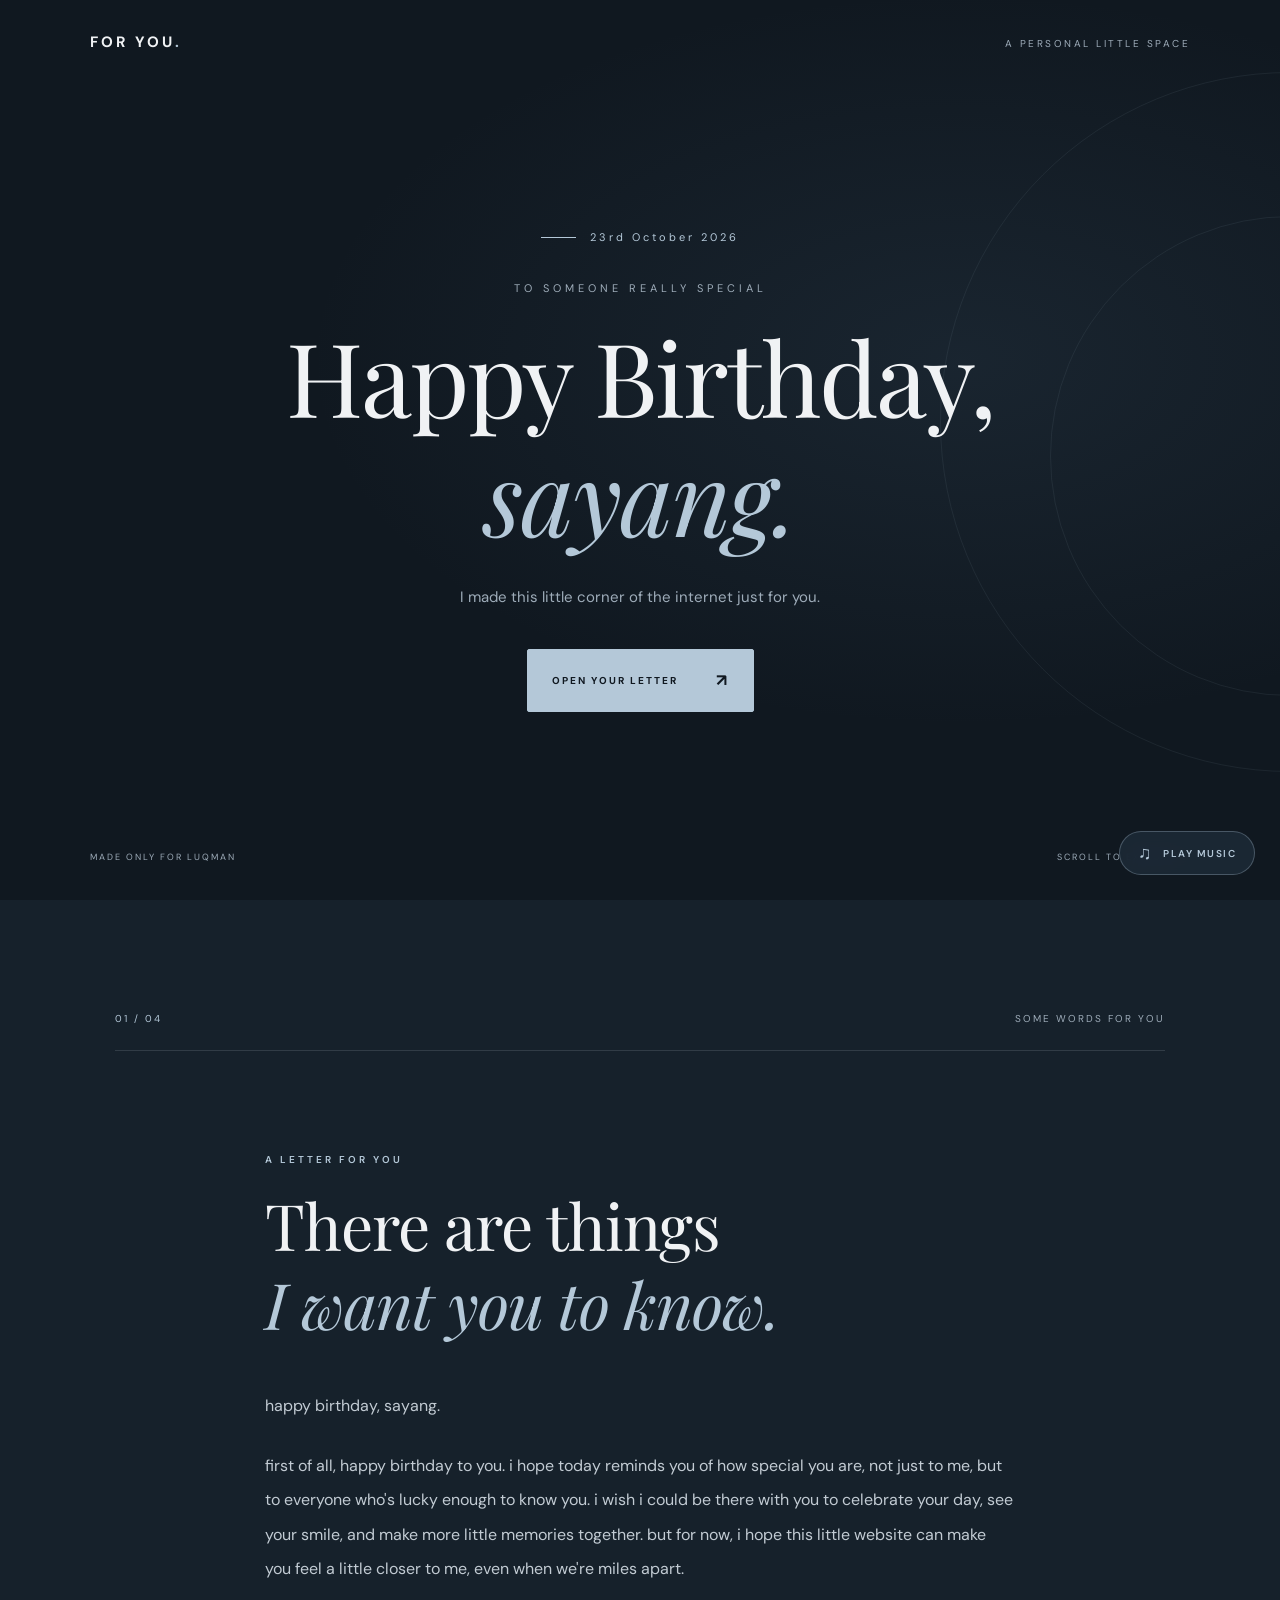
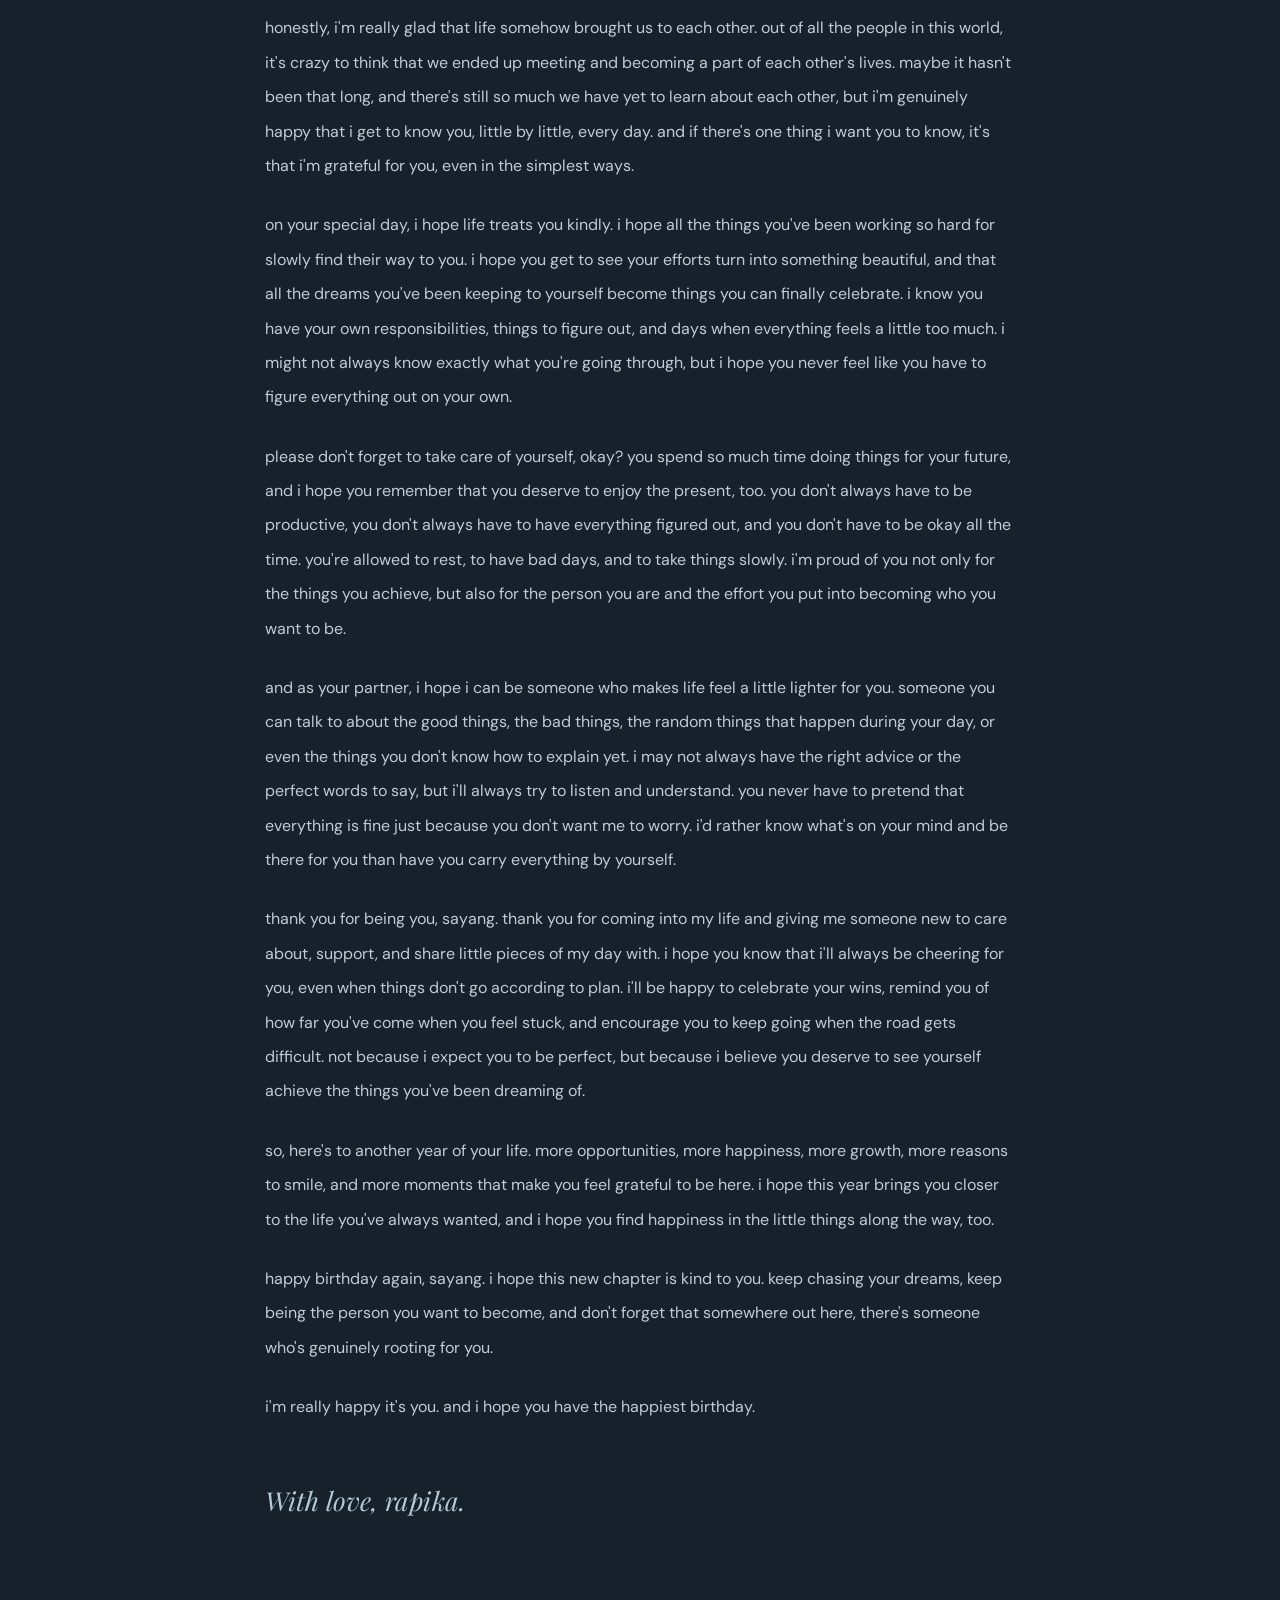
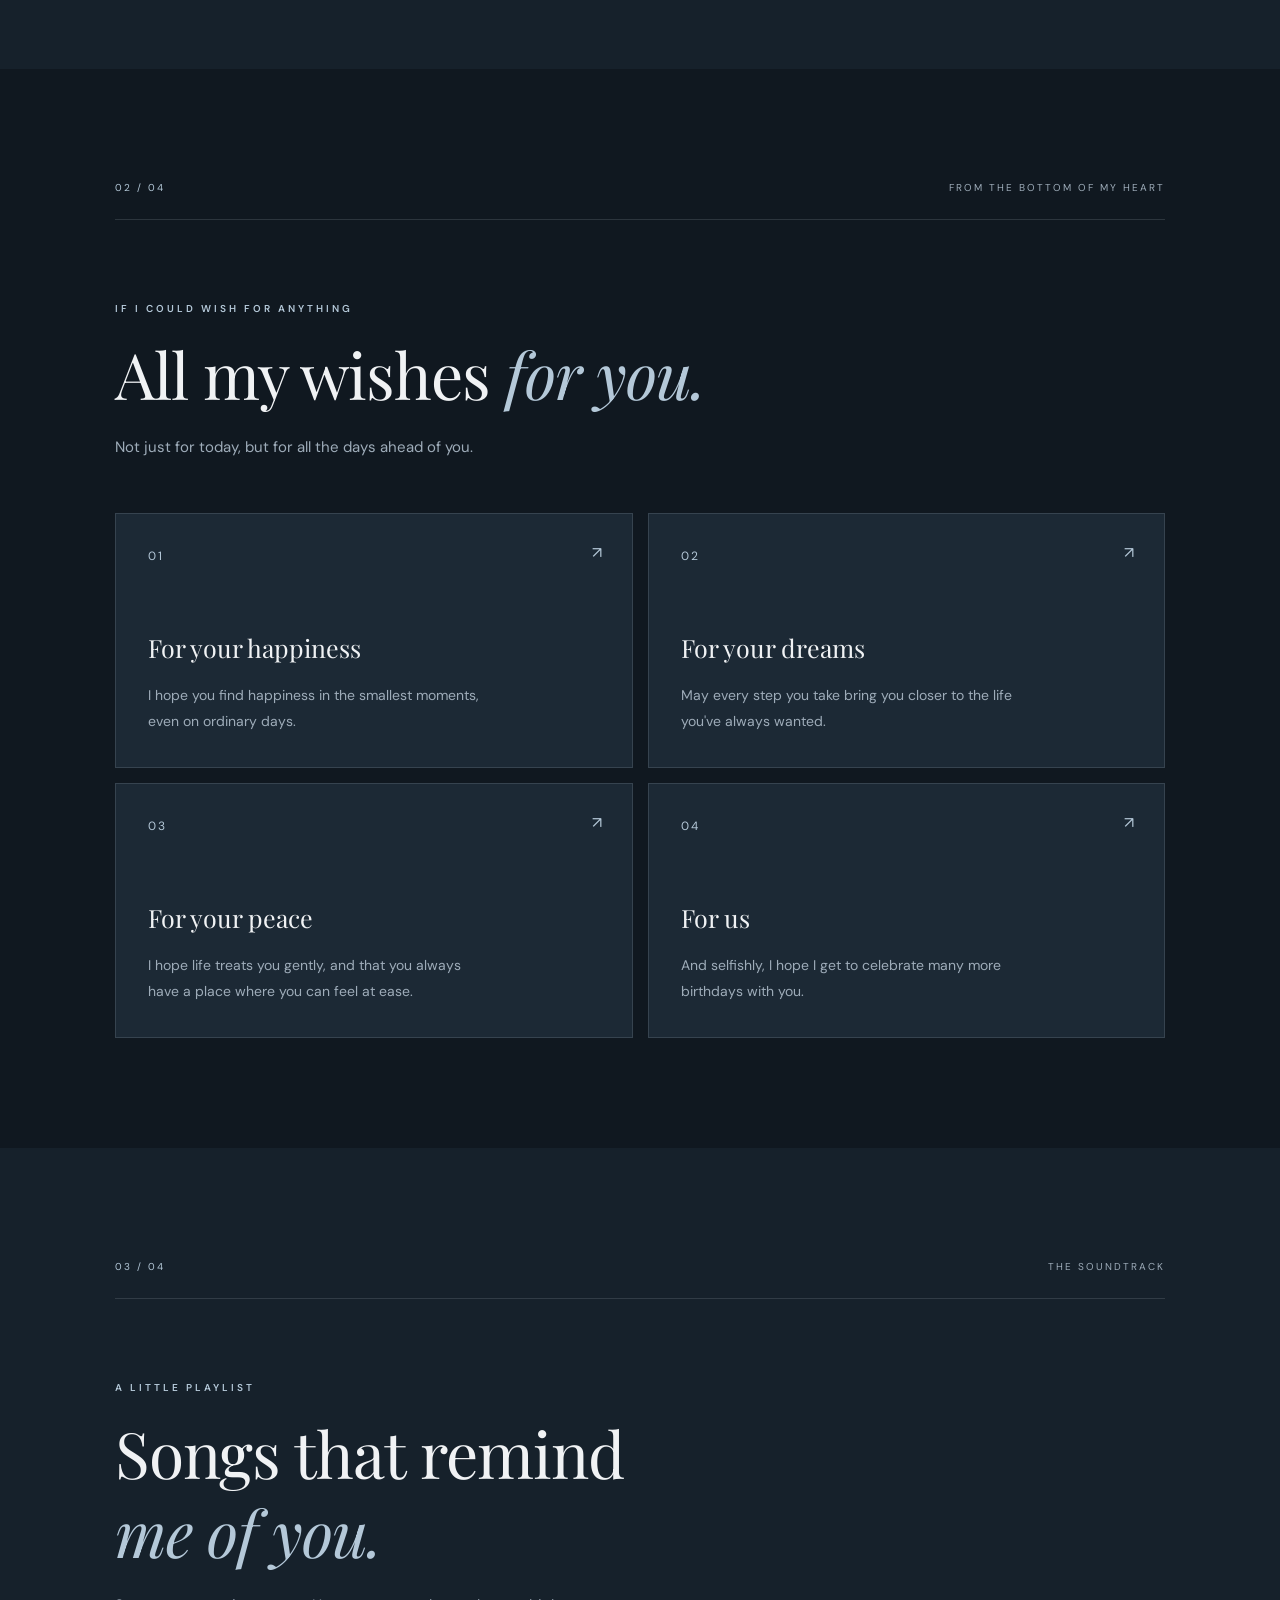
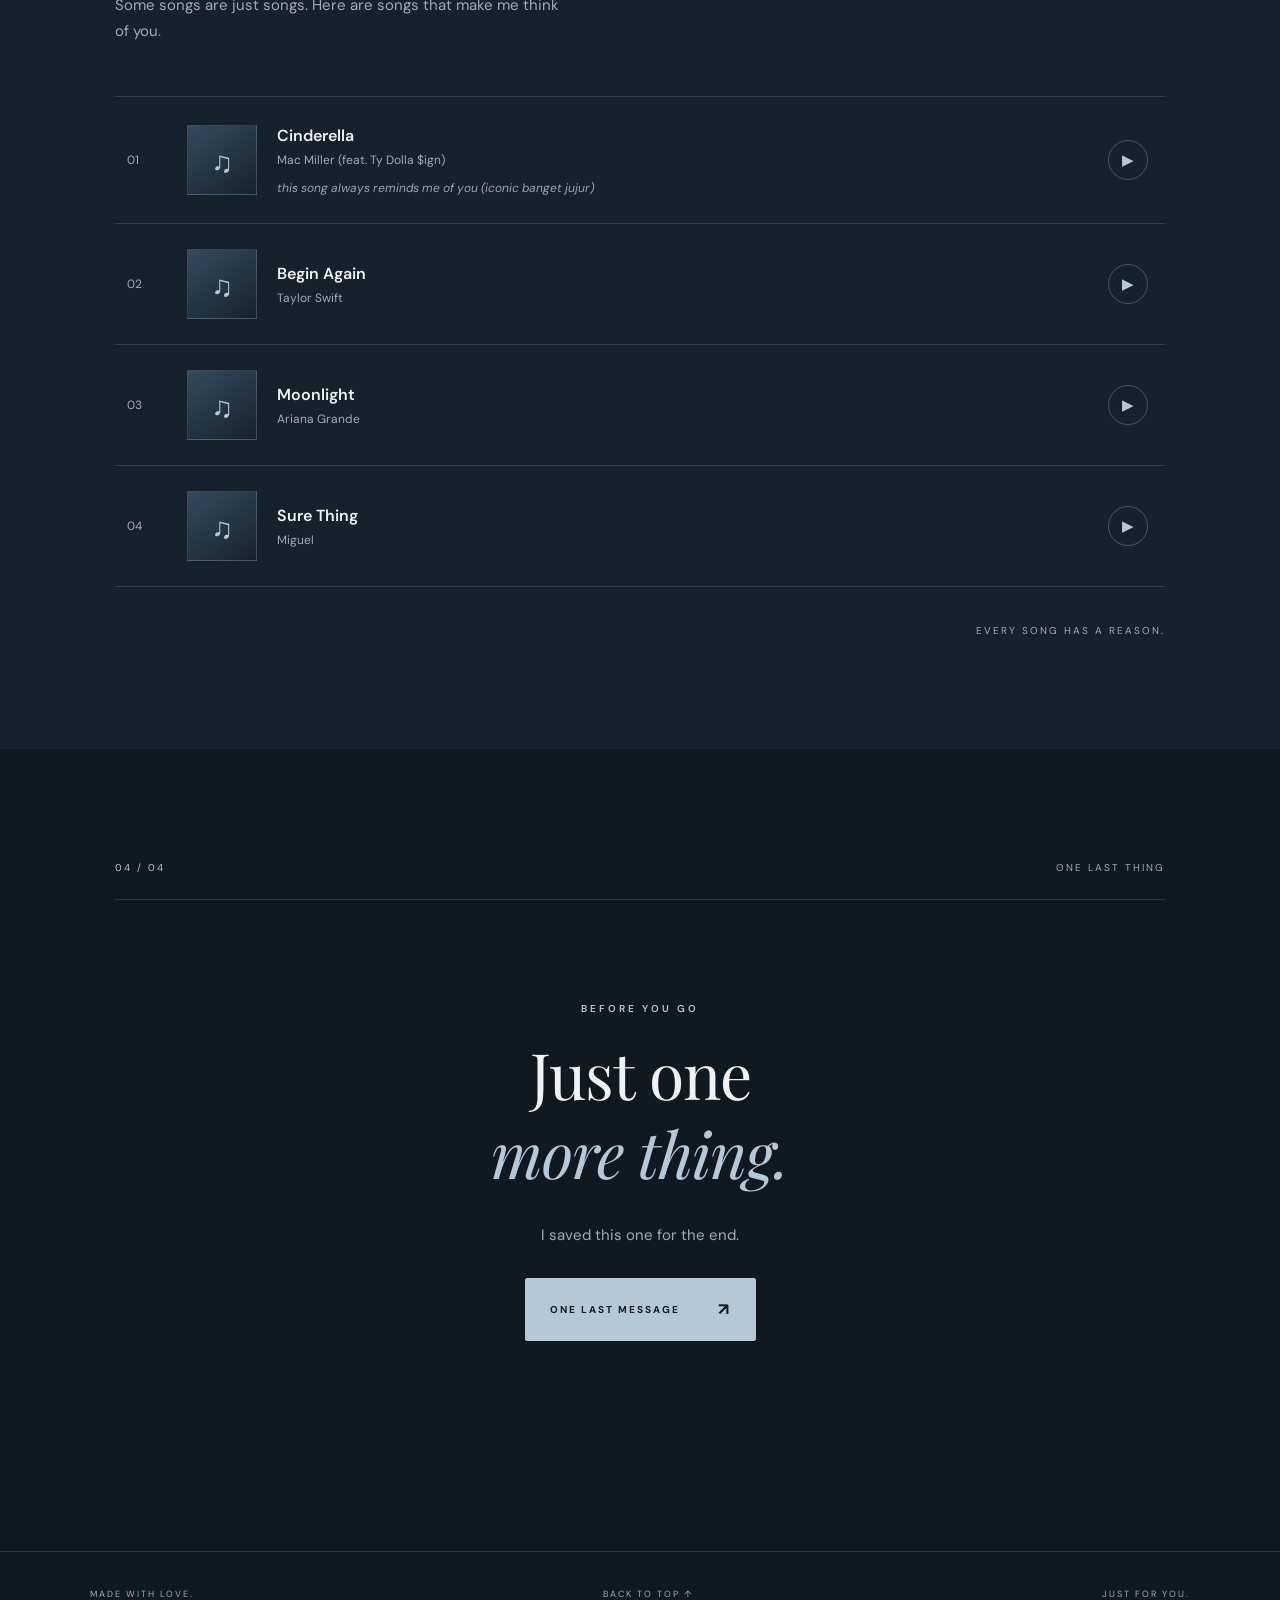
<file: index.html>
<!DOCTYPE html>
<html lang="en">

<head>
    <meta charset="UTF-8">

    <meta
        name="viewport"
        content="width=device-width, initial-scale=1.0"
    >

    <meta name="theme-color" content="#101820">

    <title>For You — Happy Birthday</title>

    <!-- GOOGLE FONTS -->
    <link
        rel="preconnect"
        href="https://fonts.googleapis.com"
    >

    <link
        rel="preconnect"
        href="https://fonts.gstatic.com"
        crossorigin
    >

    <link
        href="https://fonts.googleapis.com/css2?family=DM+Sans:wght@400;500;600;700&family=Playfair+Display:wght@400;500;600&display=swap"
        rel="stylesheet"
    >

    <!-- CSS -->
    <link
        rel="stylesheet"
        href="static/css/style.css"
    >

    <!-- JAVASCRIPT -->
    <script
        src="static/js/script.js"
        defer
    ></script>

</head>

<body>

    <!-- ===================================
         BACKGROUND AUDIO PLAYER
    ==================================== -->

    <audio
        id="backgroundMusic"
        preload="metadata">
    </audio>


    <!-- ===================================
         HEADER
    ==================================== -->

    <header class="site-header">

        <a href="#home" class="brand">
            FOR YOU<span>.</span>
        </a>

        <span class="header-note">
            A PERSONAL LITTLE SPACE
        </span>

    </header>


    <!-- ===================================
         SECTION 1: OPENING
    ==================================== -->

    <main>

        <section class="hero" id="home">

            <div class="hero-orbit orbit-one"></div>
            <div class="hero-orbit orbit-two"></div>

            <div class="hero-content reveal">

                <div class="eyebrow">

                    <span class="eyebrow-line"></span>

                    23rd October 2026

                </div>

                <p class="hero-overline">
                    TO SOMEONE REALLY SPECIAL
                </p>

                <h1>

                    Happy Birthday,

                    <span>
                        sayang.
                    </span>

                </h1>

                <p class="hero-description">
                    I made this little corner of the internet just for you.
                </p>

                <a
                    href="#letter"
                    class="primary-button"
                    id="openLetterButton">

                    OPEN YOUR LETTER

                    <span aria-hidden="true">↗</span>

                </a>

            </div>

            <div class="hero-bottom">

                <span>
                    MADE ONLY FOR LUQMAN
                </span>

                <span>
                    SCROLL TO EXPLORE ↓
                </span>

            </div>

        </section>


        <!-- ===================================
             SECTION 2: BIRTHDAY LETTER
        ==================================== -->

        <section
            class="section letter-section"
            id="letter">

            <div class="section-label reveal">

                <span class="section-number">
                    01 / 04
                </span>

                <span>
                    SOME WORDS FOR YOU
                </span>

            </div>


            <div class="letter-container reveal">

                <p class="small-heading">
                    A LETTER FOR YOU
                </p>

                <h2>

                    There are things<br>

                    <em>
                        I want you to know.
                    </em>

                </h2>


                <div class="letter-body">

                    

                    <p>
                        happy birthday, sayang.
                    </p>

                    

                    <p>
                        first of all, happy birthday to you. i hope today reminds you of how special you are, not just to me, but to everyone who&#39;s lucky enough to know you. i wish i could be there with you to celebrate your day, see your smile, and make more little memories together. but for now, i hope this little website can make you feel a little closer to me, even when we&#39;re miles apart.
                    </p>

                    

                    <p>
                        honestly, i&#39;m really glad that life somehow brought us to each other. out of all the people in this world, it&#39;s crazy to think that we ended up meeting and becoming a part of each other&#39;s lives. maybe it hasn&#39;t been that long, and there&#39;s still so much we have yet to learn about each other, but i&#39;m genuinely happy that i get to know you, little by little, every day. and if there&#39;s one thing i want you to know, it&#39;s that i&#39;m grateful for you, even in the simplest ways.
                    </p>

                    

                    <p>
                        on your special day, i hope life treats you kindly. i hope all the things you&#39;ve been working so hard for slowly find their way to you. i hope you get to see your efforts turn into something beautiful, and that all the dreams you&#39;ve been keeping to yourself become things you can finally celebrate. i know you have your own responsibilities, things to figure out, and days when everything feels a little too much. i might not always know exactly what you&#39;re going through, but i hope you never feel like you have to figure everything out on your own.
                    </p>

                    

                    <p>
                        please don&#39;t forget to take care of yourself, okay? you spend so much time doing things for your future, and i hope you remember that you deserve to enjoy the present, too. you don&#39;t always have to be productive, you don&#39;t always have to have everything figured out, and you don&#39;t have to be okay all the time. you&#39;re allowed to rest, to have bad days, and to take things slowly. i&#39;m proud of you not only for the things you achieve, but also for the person you are and the effort you put into becoming who you want to be.
                    </p>

                    

                    <p>
                        and as your partner, i hope i can be someone who makes life feel a little lighter for you. someone you can talk to about the good things, the bad things, the random things that happen during your day, or even the things you don&#39;t know how to explain yet. i may not always have the right advice or the perfect words to say, but i&#39;ll always try to listen and understand. you never have to pretend that everything is fine just because you don&#39;t want me to worry. i&#39;d rather know what&#39;s on your mind and be there for you than have you carry everything by yourself.
                    </p>

                    

                    <p>
                        thank you for being you, sayang. thank you for coming into my life and giving me someone new to care about, support, and share little pieces of my day with. i hope you know that i&#39;ll always be cheering for you, even when things don&#39;t go according to plan. i&#39;ll be happy to celebrate your wins, remind you of how far you&#39;ve come when you feel stuck, and encourage you to keep going when the road gets difficult. not because i expect you to be perfect, but because i believe you deserve to see yourself achieve the things you&#39;ve been dreaming of.
                    </p>

                    

                    <p>
                        so, here&#39;s to another year of your life. more opportunities, more happiness, more growth, more reasons to smile, and more moments that make you feel grateful to be here. i hope this year brings you closer to the life you&#39;ve always wanted, and i hope you find happiness in the little things along the way, too.
                    </p>

                    

                    <p>
                        happy birthday again, sayang. i hope this new chapter is kind to you. keep chasing your dreams, keep being the person you want to become, and don&#39;t forget that somewhere out here, there&#39;s someone who&#39;s genuinely rooting for you.
                    </p>

                    

                    <p>
                        i&#39;m really happy it&#39;s you. and i hope you have the happiest birthday.
                    </p>

                    

                </div>


                <p class="letter-signature">
                    With love, rapika.
                </p>

            </div>

        </section>


        <!-- ===================================
             SECTION 3: ALL MY WISHES
        ==================================== -->

        <section
            class="section wishes-section"
            id="wishes">

            <div class="section-label reveal">

                <span class="section-number">
                    02 / 04
                </span>

                <span>
                    FROM THE BOTTOM OF MY HEART
                </span>

            </div>


            <div class="section-heading reveal">

                <p class="small-heading">
                    IF I COULD WISH FOR ANYTHING
                </p>

                <h2>
                    All my wishes
                    <em>for you.</em>
                </h2>

                <p>
                    Not just for today, but for all
                    the days ahead of you.
                </p>

            </div>


            <div class="wish-grid">

                

                <article class="wish-card reveal">

                    <span class="wish-number">
                        01
                    </span>

                    <div>

                        <h3>
                            For your happiness
                        </h3>

                        <p>
                            I hope you find happiness in the smallest moments, even on ordinary days.
                        </p>

                    </div>

                    <span
                        class="wish-decoration"
                        aria-hidden="true">
                        ↗
                    </span>

                </article>

                

                <article class="wish-card reveal">

                    <span class="wish-number">
                        02
                    </span>

                    <div>

                        <h3>
                            For your dreams
                        </h3>

                        <p>
                            May every step you take bring you closer to the life you&#39;ve always wanted.
                        </p>

                    </div>

                    <span
                        class="wish-decoration"
                        aria-hidden="true">
                        ↗
                    </span>

                </article>

                

                <article class="wish-card reveal">

                    <span class="wish-number">
                        03
                    </span>

                    <div>

                        <h3>
                            For your peace
                        </h3>

                        <p>
                            I hope life treats you gently, and that you always have a place where you can feel at ease.
                        </p>

                    </div>

                    <span
                        class="wish-decoration"
                        aria-hidden="true">
                        ↗
                    </span>

                </article>

                

                <article class="wish-card reveal">

                    <span class="wish-number">
                        04
                    </span>

                    <div>

                        <h3>
                            For us
                        </h3>

                        <p>
                            And selfishly, I hope I get to celebrate many more birthdays with you.
                        </p>

                    </div>

                    <span
                        class="wish-decoration"
                        aria-hidden="true">
                        ↗
                    </span>

                </article>

                

            </div>

        </section>


        <!-- ===================================
             SECTION 4: MUSIC PLAYLIST
        ==================================== -->

        <section
            class="section music-section"
            id="music">

            <div class="section-label reveal">

                <span class="section-number">
                    03 / 04
                </span>

                <span>
                    THE SOUNDTRACK
                </span>

            </div>


            <div class="section-heading reveal">

                <p class="small-heading">
                    A LITTLE PLAYLIST
                </p>

                <h2>

                    Songs that remind<br>

                    <em>
                        me of you.
                    </em>

                </h2>

                <p>
                    Some songs are just songs.
                    Here are songs that make me think of you.
                </p>

            </div>


            <!-- PLAYLIST -->

            <div class="playlist reveal">

                

                <div
                    class="song-item"
                    data-song-index="0">

                    <!-- SONG NUMBER -->
                    <span class="track-number">

                        01

                    </span>


                    <!-- SONG COVER -->
                    <div class="song-cover">

                        <span aria-hidden="true">
                            ♫
                        </span>

                    </div>


                    <!-- SONG INFORMATION -->
                    <div class="song-details">

                        <h3>
                            Cinderella
                        </h3>

                        <p>
                            Mac Miller (feat. Ty Dolla $ign)
                        </p>

                        

                        <span class="song-note">
                            this song always reminds me of you (iconic banget jujur)
                        </span>

                        

                    </div>


                    <!-- SONG PLAY BUTTON -->
                    <button
                        type="button"
                        class="play-button playlist-play"

                        data-index="0"

                        data-src="static/music/cinderella.mp3"

                        data-title="Cinderella"

                        aria-label="Play Cinderella">

                        <span class="playlist-play-icon">
                            ▶
                        </span>

                    </button>

                </div>

                

                <div
                    class="song-item"
                    data-song-index="1">

                    <!-- SONG NUMBER -->
                    <span class="track-number">

                        02

                    </span>


                    <!-- SONG COVER -->
                    <div class="song-cover">

                        <span aria-hidden="true">
                            ♫
                        </span>

                    </div>


                    <!-- SONG INFORMATION -->
                    <div class="song-details">

                        <h3>
                            Begin Again
                        </h3>

                        <p>
                            Taylor Swift
                        </p>

                        

                    </div>


                    <!-- SONG PLAY BUTTON -->
                    <button
                        type="button"
                        class="play-button playlist-play"

                        data-index="1"

                        data-src="static/music/beginagain.mp3"

                        data-title="Begin Again"

                        aria-label="Play Begin Again">

                        <span class="playlist-play-icon">
                            ▶
                        </span>

                    </button>

                </div>

                

                <div
                    class="song-item"
                    data-song-index="2">

                    <!-- SONG NUMBER -->
                    <span class="track-number">

                        03

                    </span>


                    <!-- SONG COVER -->
                    <div class="song-cover">

                        <span aria-hidden="true">
                            ♫
                        </span>

                    </div>


                    <!-- SONG INFORMATION -->
                    <div class="song-details">

                        <h3>
                            Moonlight
                        </h3>

                        <p>
                            Ariana Grande
                        </p>

                        

                    </div>


                    <!-- SONG PLAY BUTTON -->
                    <button
                        type="button"
                        class="play-button playlist-play"

                        data-index="2"

                        data-src="static/music/moonlight.mp3"

                        data-title="Moonlight"

                        aria-label="Play Moonlight">

                        <span class="playlist-play-icon">
                            ▶
                        </span>

                    </button>

                </div>

                

                <div
                    class="song-item"
                    data-song-index="3">

                    <!-- SONG NUMBER -->
                    <span class="track-number">

                        04

                    </span>


                    <!-- SONG COVER -->
                    <div class="song-cover">

                        <span aria-hidden="true">
                            ♫
                        </span>

                    </div>


                    <!-- SONG INFORMATION -->
                    <div class="song-details">

                        <h3>
                            Sure Thing
                        </h3>

                        <p>
                            Miguel
                        </p>

                        

                    </div>


                    <!-- SONG PLAY BUTTON -->
                    <button
                        type="button"
                        class="play-button playlist-play"

                        data-index="3"

                        data-src="static/music/surething.mp3"

                        data-title="Sure Thing"

                        aria-label="Play Sure Thing">

                        <span class="playlist-play-icon">
                            ▶
                        </span>

                    </button>

                </div>

                

            </div>


            <p class="music-footnote reveal">
                EVERY SONG HAS A REASON.
            </p>

        </section>


        <!-- ===================================
             SECTION 5: ENDING
        ==================================== -->

        <section
            class="section ending-section"
            id="ending">

            <div class="section-label reveal">

                <span class="section-number">
                    04 / 04
                </span>

                <span>
                    ONE LAST THING
                </span>

            </div>


            <div class="ending-content reveal">

                <p class="small-heading">
                    BEFORE YOU GO
                </p>

                <h2>

                    Just one<br>

                    <em>
                        more thing.
                    </em>

                </h2>

                <p class="ending-intro">
                    I saved this one for the end.
                </p>


                <button
                    class="primary-button"
                    id="revealButton"
                    type="button"

                    aria-expanded="false"
                    aria-controls="secretMessage">

                    ONE LAST MESSAGE

                    <span aria-hidden="true">
                        ↗
                    </span>

                </button>


                <!-- SECRET ENDING MESSAGE -->
                <div
                    class="secret-message"
                    id="secretMessage"
                    hidden>

                    <div class="secret-line"></div>

                    <p>
                        No matter how many birthdays come and go, I hope you always know that someone out there is incredibly proud of you. And that someone is me.
                    </p>

                    <span>
                        HAPPY BIRTHDAY, LOVE.
                    </span>

                </div>

            </div>

        </section>

    </main>


    <!-- ===================================
         FOOTER
    ==================================== -->

    <footer class="site-footer">

        <span>
            MADE WITH LOVE.
        </span>

        <a href="#home">
            BACK TO TOP ↑
        </a>

        <span>
            JUST FOR YOU.
        </span>

    </footer>


    <!-- ===================================
         FLOATING MUSIC CONTROL
    ==================================== -->

    <button
        id="musicToggle"
        class="music-toggle"
        type="button"
        aria-label="Play music">

        <span id="musicIcon">
            ♫
        </span>

        <span id="musicStatus">
            PLAY MUSIC
        </span>

    </button>


</body>
</html>
</file>
<file: static/css/style.css>
:root {
    --bg: #101820;
    --bg-soft: #16212b;
    --bg-card: #1c2935;
    --text: #f0f2f4;
    --muted: #9eacb9;
    --accent: #b4c8d8;
    --line: rgba(210, 224, 235, 0.14);
    --font-body: "DM Sans", sans-serif;
    --font-display: "Playfair Display", serif;
}

* {
    margin: 0;
    padding: 0;
    box-sizing: border-box;
}

html {
    scroll-behavior: smooth;
}

body {
    background: var(--bg);
    color: var(--text);
    font-family: var(--font-body);
    line-height: 1.7;
    overflow-x: hidden;
}

a {
    color: inherit;
    text-decoration: none;
}

button {
    font: inherit;
}

button,
a {
    -webkit-tap-highlight-color: transparent;
}

button:focus-visible,
a:focus-visible {
    outline: 2px solid var(--accent);
    outline-offset: 5px;
}

::selection {
    background: var(--accent);
    color: var(--bg);
}

/* HEADER */

.site-header {
    height: 86px;
    padding: 0 7%;
    display: flex;
    align-items: center;
    justify-content: space-between;
    position: absolute;
    z-index: 10;
    width: 100%;
}

.brand {
    font-size: 15px;
    font-weight: 700;
    letter-spacing: 3px;
}

.brand span {
    color: var(--accent);
}

.header-note {
    color: var(--muted);
    font-size: 10px;
    letter-spacing: 2.5px;
}

/* HERO */

.hero {
    min-height: 100svh;
    display: flex;
    justify-content: center;
    align-items: center;
    position: relative;
    overflow: hidden;
    padding: 150px 8% 110px;
    background:
        radial-gradient(
            ellipse at 75% 40%,
            rgba(79, 110, 137, 0.15),
            transparent 48%
        ),
        var(--bg);
}

.hero-content {
    position: relative;
    z-index: 2;
    max-width: 950px;
    text-align: center;
}

.eyebrow {
    display: flex;
    align-items: center;
    justify-content: center;
    gap: 14px;
    font-size: 11px;
    letter-spacing: 3px;
    color: var(--accent);
    margin-bottom: 32px;
}

.eyebrow-line {
    height: 1px;
    width: 35px;
    background: var(--accent);
}

.hero-overline {
    color: var(--muted);
    letter-spacing: 4px;
    font-size: 11px;
    margin-bottom: 18px;
}

.hero h1 {
    font-family: var(--font-display);
    font-weight: 400;
    font-size: clamp(54px, 8vw, 110px);
    line-height: 1.17;
    letter-spacing: -2px;
}

.hero h1 span {
    display: block;
    font-style: italic;
    color: var(--accent);
}

.hero-description {
    color: var(--muted);
    max-width: 440px;
    margin: 30px auto 38px;
    font-size: 15px;
}

.primary-button {
    display: inline-flex;
    justify-content: center;
    align-items: center;
    gap: 38px;
    border: 1px solid var(--accent);
    background: var(--accent);
    color: var(--bg);
    padding: 16px 24px;
    border-radius: 2px;
    font-size: 10px;
    letter-spacing: 2px;
    font-weight: 700;
    cursor: pointer;
    transition:
        background 0.3s ease,
        color 0.3s ease,
        transform 0.3s ease;
}

.primary-button:hover {
    background: transparent;
    color: var(--accent);
    transform: translateY(-3px);
}

.primary-button span {
    font-size: 17px;
}

.hero-bottom {
    position: absolute;
    bottom: 35px;
    left: 7%;
    right: 7%;
    display: flex;
    justify-content: space-between;
    color: var(--muted);
    font-size: 9px;
    letter-spacing: 2px;
}

.hero-orbit {
    position: absolute;
    border: 1px solid rgba(180, 200, 216, 0.08);
    border-radius: 50%;
    pointer-events: none;
}

.orbit-one {
    width: 700px;
    height: 700px;
    right: -360px;
    top: 8%;
}

.orbit-two {
    width: 480px;
    height: 480px;
    right: -250px;
    top: 24%;
}

/* SHARED SECTIONS */

.section {
    padding: 110px 9%;
}

.section-label {
    display: flex;
    justify-content: space-between;
    align-items: center;
    padding-bottom: 23px;
    border-bottom: 1px solid var(--line);
    color: var(--muted);
    font-size: 10px;
    letter-spacing: 2px;
}

.section-number {
    color: var(--accent);
}

.small-heading {
    color: var(--accent);
    font-size: 10px;
    letter-spacing: 3px;
    font-weight: 600;
    margin-bottom: 18px;
}

.section h2 {
    font-family: var(--font-display);
    font-size: clamp(38px, 5vw, 69px);
    font-weight: 400;
    line-height: 1.23;
    letter-spacing: -1px;
}

.section h2 em {
    color: var(--accent);
    font-weight: 400;
}

.section-heading {
    margin: 80px 0 52px;
}

.section-heading > p:last-child {
    margin-top: 22px;
    max-width: 460px;
    color: var(--muted);
    font-size: 15px;
}

/* LETTER */

.letter-section {
    background: var(--bg-soft);
}

.letter-container {
    max-width: 750px;
    margin: 100px auto 35px;
}

.letter-body {
    margin-top: 46px;
}

.letter-body p {
    color: #c2cbd3;
    line-height: 2.15;
    font-size: 16px;
    margin-bottom: 25px;
}

.letter-signature {
    margin-top: 55px;
    font-family: var(--font-display);
    font-style: italic;
    color: var(--accent);
    font-size: 26px;
}

/* WISHES */

.wish-grid {
    display: grid;
    grid-template-columns: repeat(2, minmax(0, 1fr));
    gap: 15px;
}

.wish-card {
    background: var(--bg-card);
    border: 1px solid var(--line);
    min-height: 255px;
    padding: 32px;
    display: flex;
    flex-direction: column;
    justify-content: space-between;
    position: relative;
    transition:
        transform 0.3s ease,
        border-color 0.3s ease;
}

.wish-card:hover {
    transform: translateY(-5px);
    border-color: rgba(180, 200, 216, 0.45);
}

.wish-number {
    color: var(--accent);
    font-size: 12px;
    letter-spacing: 2px;
}

.wish-card h3 {
    font-family: var(--font-display);
    font-size: 25px;
    font-weight: 400;
    margin-bottom: 12px;
}

.wish-card p {
    color: var(--muted);
    font-size: 14px;
    line-height: 1.9;
    max-width: 340px;
}

.wish-decoration {
    position: absolute;
    right: 30px;
    top: 25px;
    color: var(--accent);
}

/* MUSIC */

.music-section {
    background: var(--bg-soft);
}

.playlist {
    border-top: 1px solid var(--line);
}

.song-item {
    display: grid;
    grid-template-columns: 40px 70px 1fr 45px;
    align-items: center;
    gap: 20px;
    padding: 25px 12px;
    border-bottom: 1px solid var(--line);
    transition: background 0.3s ease;
}

.song-item:hover {
    background: rgba(180, 200, 216, 0.055);
}

.track-number {
    color: var(--muted);
    font-size: 12px;
}

.song-cover {
    width: 70px;
    height: 70px;
    background: linear-gradient(
        145deg,
        #344b5e,
        #15232e
    );
    display: flex;
    align-items: center;
    justify-content: center;
    border: 1px solid var(--line);
    color: var(--accent);
    font-family: var(--font-display);
    font-size: 29px;
}

.song-details h3 {
    font-weight: 600;
    font-size: 16px;
    margin-bottom: 1px;
}

.song-details p {
    color: var(--muted);
    font-size: 12px;
}

.song-note {
    color: var(--accent);
    opacity: 0.8;
    font-size: 12px;
    font-style: italic;
    display: block;
    margin-top: 7px;
}

.play-button {
    border: 1px solid var(--line);
    width: 40px;
    height: 40px;
    display: flex;
    justify-content: center;
    align-items: center;
    border-radius: 50%;
    transition: all 0.3s ease;
}

.song-item:hover .play-button {
    background: var(--accent);
    color: var(--bg);
}

.music-footnote {
    font-size: 10px;
    color: var(--muted);
    letter-spacing: 2px;
    margin-top: 35px;
    text-align: right;
}

/* ENDING */

.ending-section {
    min-height: 85vh;
    display: flex;
    flex-direction: column;
}

.ending-content {
    text-align: center;
    margin: auto;
    padding: 100px 0;
    max-width: 700px;
}

.ending-intro {
    color: var(--muted);
    font-size: 15px;
    margin: 30px 0;
}

.secret-message {
    margin-top: 55px;
    animation: fadeUp 0.8s ease both;
}

.secret-line {
    height: 55px;
    width: 1px;
    background: var(--accent);
    margin: 0 auto 35px;
}

.secret-message p {
    font-family: var(--font-display);
    font-style: italic;
    line-height: 1.8;
    font-size: clamp(20px, 3vw, 30px);
    color: var(--accent);
}

.secret-message span {
    display: block;
    font-size: 10px;
    letter-spacing: 3px;
    margin-top: 35px;
}

/* FOOTER */

.site-footer {
    padding: 35px 7%;
    border-top: 1px solid var(--line);
    display: flex;
    justify-content: space-between;
    color: var(--muted);
    font-size: 9px;
    letter-spacing: 2px;
}

.site-footer a:hover {
    color: var(--text);
}

/* ANIMATIONS */

.reveal {
    opacity: 0;
    transform: translateY(25px);
    transition:
        opacity 0.8s ease,
        transform 0.8s ease;
}

.reveal.visible {
    opacity: 1;
    transform: translateY(0);
}

@keyframes fadeUp {
    from {
        opacity: 0;
        transform: translateY(20px);
    }

    to {
        opacity: 1;
        transform: translateY(0);
    }
}

/* MOBILE */

@media (max-width: 768px) {

    .site-header {
        height: 75px;
        padding: 0 6%;
    }

    .header-note {
        font-size: 8px;
        letter-spacing: 1px;
    }

    .hero {
        padding: 130px 7% 100px;
    }

    .hero h1 {
        font-size: clamp(46px, 11vw, 70px);
        letter-spacing: -1px;
    }

    .hero-description {
        font-size: 14px;
    }

    .hero-bottom {
        font-size: 8px;
        gap: 15px;
    }

    .section {
        padding: 80px 7%;
    }

    .section-label {
        font-size: 8px;
        letter-spacing: 1.3px;
    }

    .letter-container {
        margin-top: 75px;
    }

    .letter-body p {
        font-size: 14px;
        line-height: 2;
    }

    .wish-grid {
        grid-template-columns: 1fr;
    }

    .wish-card {
        min-height: 220px;
        padding: 28px;
    }

    .section-heading {
        margin-top: 65px;
    }

    .song-item {
        grid-template-columns: 25px 55px 1fr 30px;
        gap: 10px;
        padding: 20px 0;
    }

    .song-cover {
        width: 55px;
        height: 55px;
    }

    .song-details h3 {
        font-size: 13px;
    }

    .song-details p,
    .song-note {
        font-size: 11px;
    }

    .play-button {
        width: 30px;
        height: 30px;
        font-size: 13px;
    }

    .ending-content {
        padding: 95px 0;
    }

    .site-footer {
        padding: 30px 7%;
        gap: 15px;
        flex-wrap: wrap;
    }
}

@media (prefers-reduced-motion: reduce) {
    html {
        scroll-behavior: auto;
    }

    .reveal {
        opacity: 1;
        transform: none;
        transition: none;
    }

    .secret-message {
        animation: none;
    }

    *,
    *::before,
    *::after {
        scroll-behavior: auto !important;
    }
}


/* BACKGROUND MUSIC BUTTON */

.music-toggle {
    position: fixed;
    bottom: 25px;
    right: 25px;
    z-index: 9999;

    display: flex;
    align-items: center;
    gap: 10px;

    background: rgba(28, 41, 53, 0.95);
    color: #b4c8d8;

    border: 1px solid rgba(180, 200, 216, 0.3);
    border-radius: 50px;

    padding: 12px 18px;

    font-family: "DM Sans", sans-serif;
    font-size: 10px;
    font-weight: 600;
    letter-spacing: 1.5px;

    cursor: pointer;

    backdrop-filter: blur(12px);

    transition: all 0.3s ease;
}

.music-toggle:hover {
    background: #b4c8d8;
    color: #101820;
}

#musicIcon {
    font-size: 18px;
    line-height: 1;
}

.music-toggle.playing #musicIcon {
    animation: musicPulse 2s ease-in-out infinite;
}

@keyframes musicPulse {
    0%, 100% {
        transform: scale(1);
    }

    50% {
        transform: scale(1.2);
    }
}

/* MOBILE */

@media (max-width: 768px) {
    .music-toggle {
        bottom: 18px;
        right: 18px;
        padding: 11px 15px;
        font-size: 9px;
    }
}

@media (prefers-reduced-motion: reduce) {
    .music-toggle.playing #musicIcon {
        animation: none;
    }
}

/* PLAYLIST PLAY BUTTON */

.play-button {
    background: transparent;
    color: #b4c8d8;
    border: 1px solid rgba(180, 200, 216, 0.3);

    width: 40px;
    height: 40px;

    display: flex;
    justify-content: center;
    align-items: center;

    border-radius: 50%;

    font-size: 15px;
    cursor: pointer;

    transition: all 0.3s ease;
}

.play-button:hover {
    background: #b4c8d8;
    color: #101820;
    transform: scale(1.08);
}

@media (max-width: 768px) {
    .play-button {
        width: 34px;
        height: 34px;
        font-size: 13px;
    }
}

/* ====================================
   PLAYLIST BUTTON IMPROVEMENTS
==================================== */

.playlist-play {
    cursor: pointer;
    background: transparent;
    color: #b4c8d8;
    flex-shrink: 0;
}

.playlist-play.active {
    background: #b4c8d8;
    color: #101820;
    border-color: #b4c8d8;
}

.song-item.is-playing {
    background: rgba(180, 200, 216, 0.07);
}

.song-item.is-playing .song-details h3 {
    color: #b4c8d8;
}

/* MOBILE TOUCH IMPROVEMENTS */

@media (max-width: 768px) {

    .playlist-play {
        min-width: 36px;
        min-height: 36px;
        padding: 0;
    }

    .music-toggle {
        z-index: 9999;
    }

}
</file>
